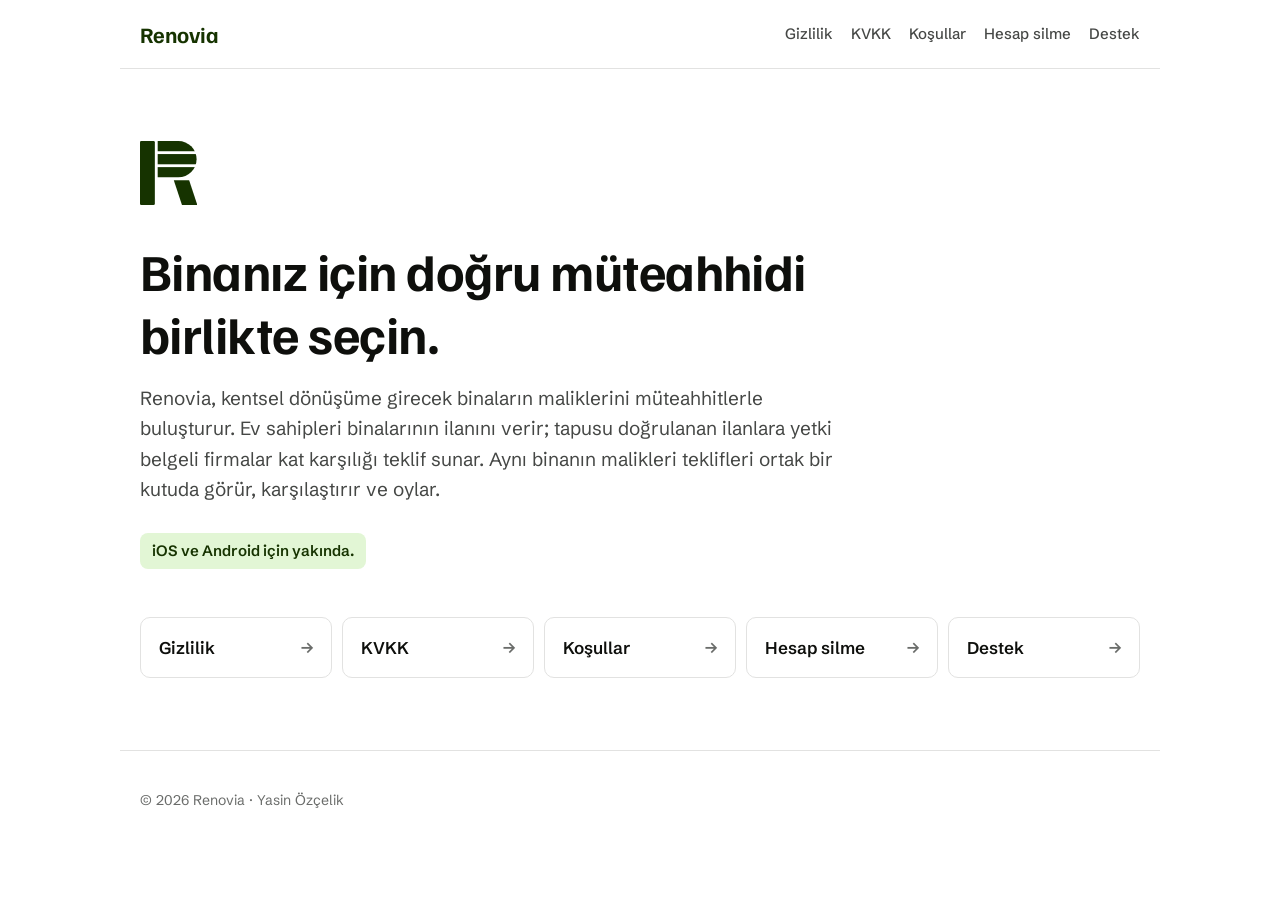
<file: index.html>
<!doctype html>
<html lang="tr">
<head>
<meta charset="utf-8">
<meta name="viewport" content="width=device-width, initial-scale=1">
<title>Renovia</title>
<meta name="description" content="Kentsel dönüşüme girecek binaların malikleri ile müteahhitleri buluşturan uygulama.">
<link rel="icon" href="favicon.svg" type="image/svg+xml">
<link rel="apple-touch-icon" href="apple-touch-icon.png">
<link rel="preconnect" href="https://fonts.googleapis.com">
<link rel="preconnect" href="https://fonts.gstatic.com" crossorigin>
<link href="https://fonts.googleapis.com/css2?family=Familjen+Grotesk:wght@600;700&family=Schibsted+Grotesk:wght@400;500;600&display=swap" rel="stylesheet">
<link rel="stylesheet" href="style.css">
</head>
<body>
<header class="top">
  <a class="brand" href="index.html">Renovia</a>
  <nav><a href="gizlilik.html">Gizlilik</a><a href="kvkk.html">KVKK</a><a href="kosullar.html">Koşullar</a><a href="hesap-silme.html">Hesap silme</a><a href="destek.html">Destek</a></nav>
</header>
<main>

<section class="hero">
  <div class="hero-mark"><svg xmlns="http://www.w3.org/2000/svg" viewBox="288 262 448 500" aria-hidden="true" class="mark">
  <defs><mask id="m" maskUnits="userSpaceOnUse" x="0" y="0" width="1024" height="1024"><rect width="1024" height="1024" fill="#fff"/><g fill="#000" transform="translate(0 0) scale(1)"><rect x="410" y="342" width="340" height="22"/><rect x="410" y="444" width="340" height="22"/></g></mask></defs>
  
  <g fill="currentColor" mask="url(#m)"><g transform="translate(0 0) scale(1)">
  <rect x="288" y="262" width="116" height="500" rx="10"/>
  <path d="M426 262 h162 a142 142 0 0 1 0 284 h-162 z"/>
  <path d="M552 568 h120 l64 194 h-120 z"/></g></g>
</svg></div>
  <h1>Binanız için doğru müteahhidi birlikte seçin.</h1>
  <p class="lead">Renovia, kentsel dönüşüme girecek binaların maliklerini müteahhitlerle buluşturur. Ev sahipleri
  binalarının ilanını verir; tapusu doğrulanan ilanlara yetki belgeli firmalar kat karşılığı teklif sunar.
  Aynı binanın malikleri teklifleri ortak bir kutuda görür, karşılaştırır ve oylar.</p>
  <p class="soon">iOS ve Android için yakında.</p>
</section>
<section class="links">
  <a class="link-card" href="gizlilik.html">Gizlilik<span aria-hidden="true">→</span></a><a class="link-card" href="kvkk.html">KVKK<span aria-hidden="true">→</span></a><a class="link-card" href="kosullar.html">Koşullar<span aria-hidden="true">→</span></a><a class="link-card" href="hesap-silme.html">Hesap silme<span aria-hidden="true">→</span></a><a class="link-card" href="destek.html">Destek<span aria-hidden="true">→</span></a>
</section>
</main>
<footer>
  <p>© 2026 Renovia · Yasin Özçelik</p>
</footer>
</body>
</html>
</file>
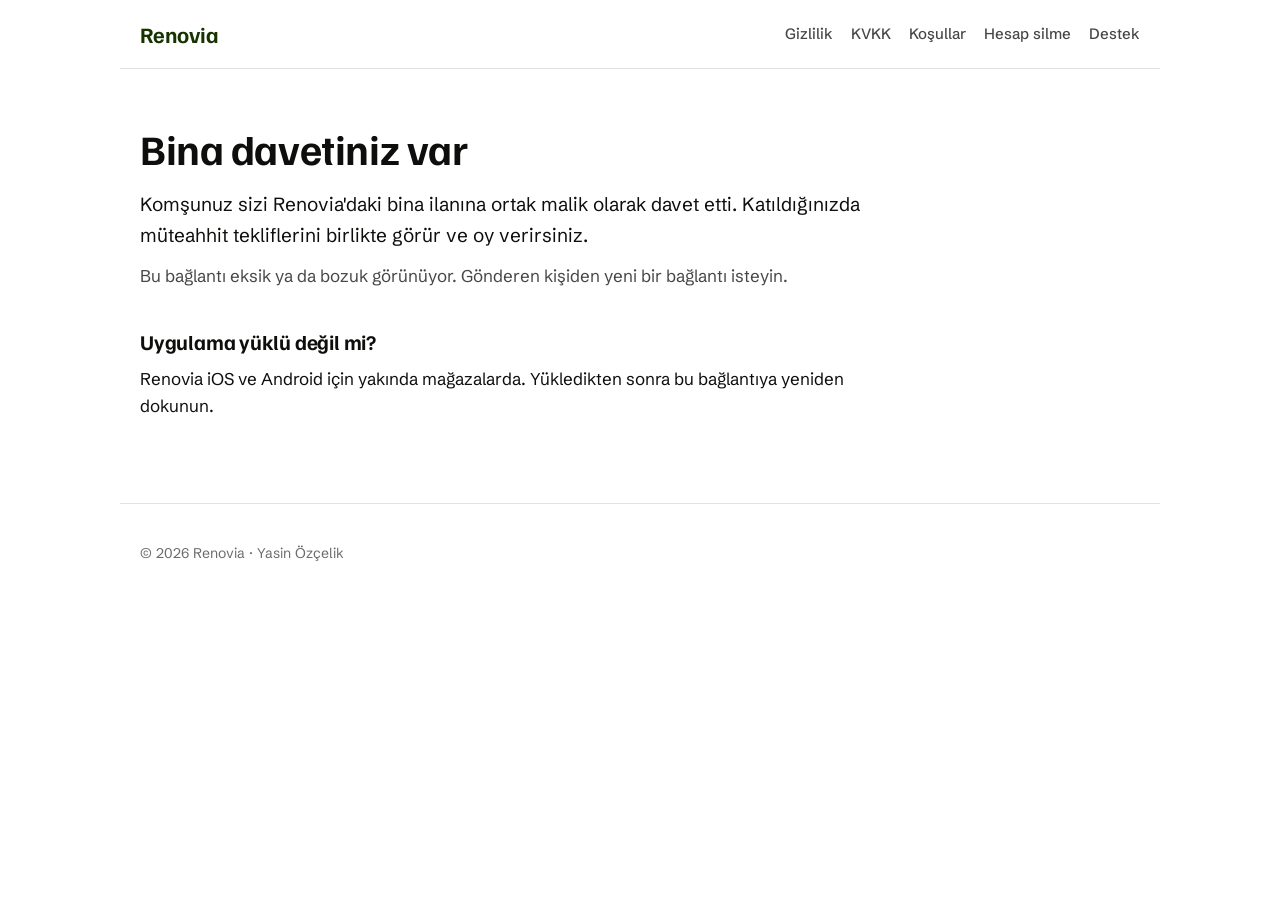
<file: davet.html>
<!doctype html>
<html lang="tr">
<head>
<meta charset="utf-8">
<meta name="viewport" content="width=device-width, initial-scale=1">
<title>Bina davetiniz var · Renovia</title>
<meta name="description" content="Komşunuz sizi Renovia'daki bina ilanına ortak malik olarak davet etti. Katıldığınızda müteahhit tekliflerini birlikte görür ve oy verirsiniz.">
<link rel="icon" href="favicon.svg" type="image/svg+xml">
<link rel="apple-touch-icon" href="apple-touch-icon.png">
<link rel="preconnect" href="https://fonts.googleapis.com">
<link rel="preconnect" href="https://fonts.gstatic.com" crossorigin>
<link href="https://fonts.googleapis.com/css2?family=Familjen+Grotesk:wght@600;700&family=Schibsted+Grotesk:wght@400;500;600&display=swap" rel="stylesheet">
<link rel="stylesheet" href="style.css">
</head>
<body>
<header class="top">
  <a class="brand" href="index.html">Renovia</a>
  <nav><a href="gizlilik.html">Gizlilik</a><a href="kvkk.html">KVKK</a><a href="kosullar.html">Koşullar</a><a href="hesap-silme.html">Hesap silme</a><a href="destek.html">Destek</a></nav>
</header>
<main>

<article class="doc handoff">
  <h1>Bina davetiniz var</h1>
  <p class="lead">Komşunuz sizi Renovia'daki bina ilanına ortak malik olarak davet etti. Katıldığınızda müteahhit tekliflerini birlikte görür ve oy verirsiniz.</p>
  <p><a class="button" id="open" href="#">Renovia'da Aç</a></p>
  <p class="meta" id="invalid" hidden>Bu bağlantı eksik ya da bozuk görünüyor. Gönderen kişiden yeni bir bağlantı isteyin.</p>
  <section><h2>Uygulama yüklü değil mi?</h2>
    <p>Renovia iOS ve Android için yakında mağazalarda. Yükledikten sonra bu bağlantıya yeniden dokunun.</p></section>
</article>
<script>
  (function () {
    var v = new URLSearchParams(location.search).get('k') || '';
    if (!/^[A-Za-z0-9]{6,12}$/.test(v)) {
      document.getElementById('open').hidden = true;
      document.getElementById('invalid').hidden = false;
      return;
    }
    var target = 'renovia://davet/' + encodeURIComponent(v);
    document.getElementById('open').href = target;
    location.href = target;
  })();
</script>
</main>
<footer>
  <p>© 2026 Renovia · Yasin Özçelik</p>
</footer>
</body>
</html>
</file>
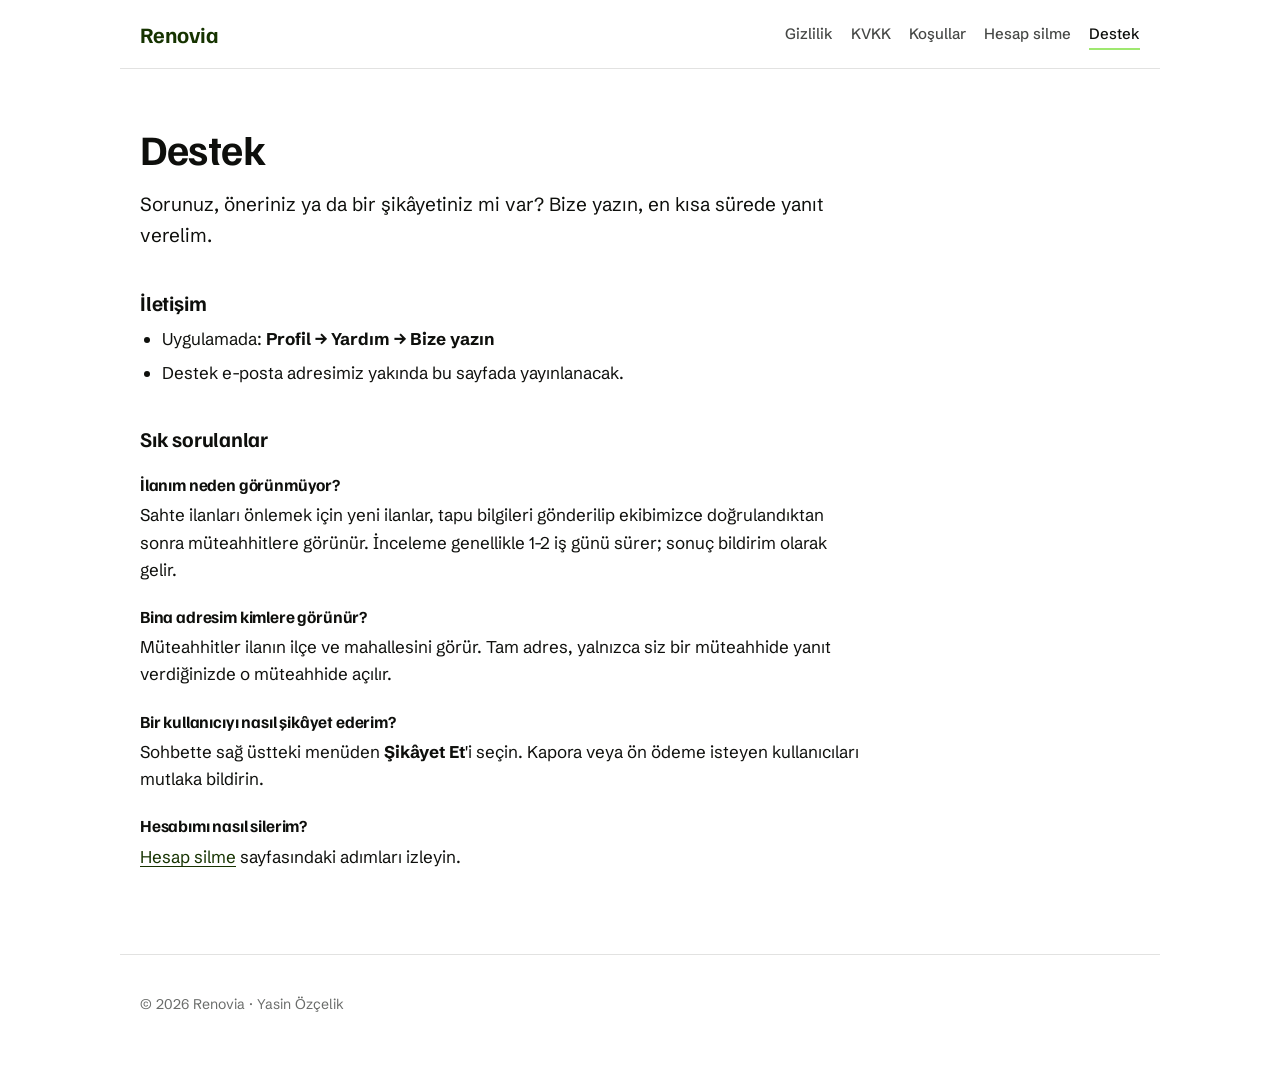
<file: destek.html>
<!doctype html>
<html lang="tr">
<head>
<meta charset="utf-8">
<meta name="viewport" content="width=device-width, initial-scale=1">
<title>Destek · Renovia</title>
<meta name="description" content="Renovia destek ve iletişim.">
<link rel="icon" href="favicon.svg" type="image/svg+xml">
<link rel="apple-touch-icon" href="apple-touch-icon.png">
<link rel="preconnect" href="https://fonts.googleapis.com">
<link rel="preconnect" href="https://fonts.gstatic.com" crossorigin>
<link href="https://fonts.googleapis.com/css2?family=Familjen+Grotesk:wght@600;700&family=Schibsted+Grotesk:wght@400;500;600&display=swap" rel="stylesheet">
<link rel="stylesheet" href="style.css">
</head>
<body>
<header class="top">
  <a class="brand" href="index.html">Renovia</a>
  <nav><a href="gizlilik.html">Gizlilik</a><a href="kvkk.html">KVKK</a><a href="kosullar.html">Koşullar</a><a href="hesap-silme.html">Hesap silme</a><a href="destek.html" aria-current="page">Destek</a></nav>
</header>
<main>

<article class="doc">
  <h1>Destek</h1>
  <p class="lead">Sorunuz, öneriniz ya da bir şikâyetiniz mi var? Bize yazın, en kısa sürede yanıt verelim.</p>
  <section><h2>İletişim</h2>
    <ul><li>Uygulamada: <b>Profil → Yardım → Bize yazın</b></li>
    <li>Destek e-posta adresimiz yakında bu sayfada yayınlanacak.</li></ul></section>
  <section><h2>Sık sorulanlar</h2>
    <h3>İlanım neden görünmüyor?</h3>
    <p>Sahte ilanları önlemek için yeni ilanlar, tapu bilgileri gönderilip ekibimizce doğrulandıktan sonra müteahhitlere
    görünür. İnceleme genellikle 1-2 iş günü sürer; sonuç bildirim olarak gelir.</p>
    <h3>Bina adresim kimlere görünür?</h3>
    <p>Müteahhitler ilanın ilçe ve mahallesini görür. Tam adres, yalnızca siz bir müteahhide yanıt verdiğinizde o müteahhide açılır.</p>
    <h3>Bir kullanıcıyı nasıl şikâyet ederim?</h3>
    <p>Sohbette sağ üstteki menüden <b>Şikâyet Et</b>'i seçin. Kapora veya ön ödeme isteyen kullanıcıları mutlaka bildirin.</p>
    <h3>Hesabımı nasıl silerim?</h3>
    <p><a href="hesap-silme.html">Hesap silme</a> sayfasındaki adımları izleyin.</p></section>
</article>
</main>
<footer>
  <p>© 2026 Renovia · Yasin Özçelik</p>
</footer>
</body>
</html>
</file>
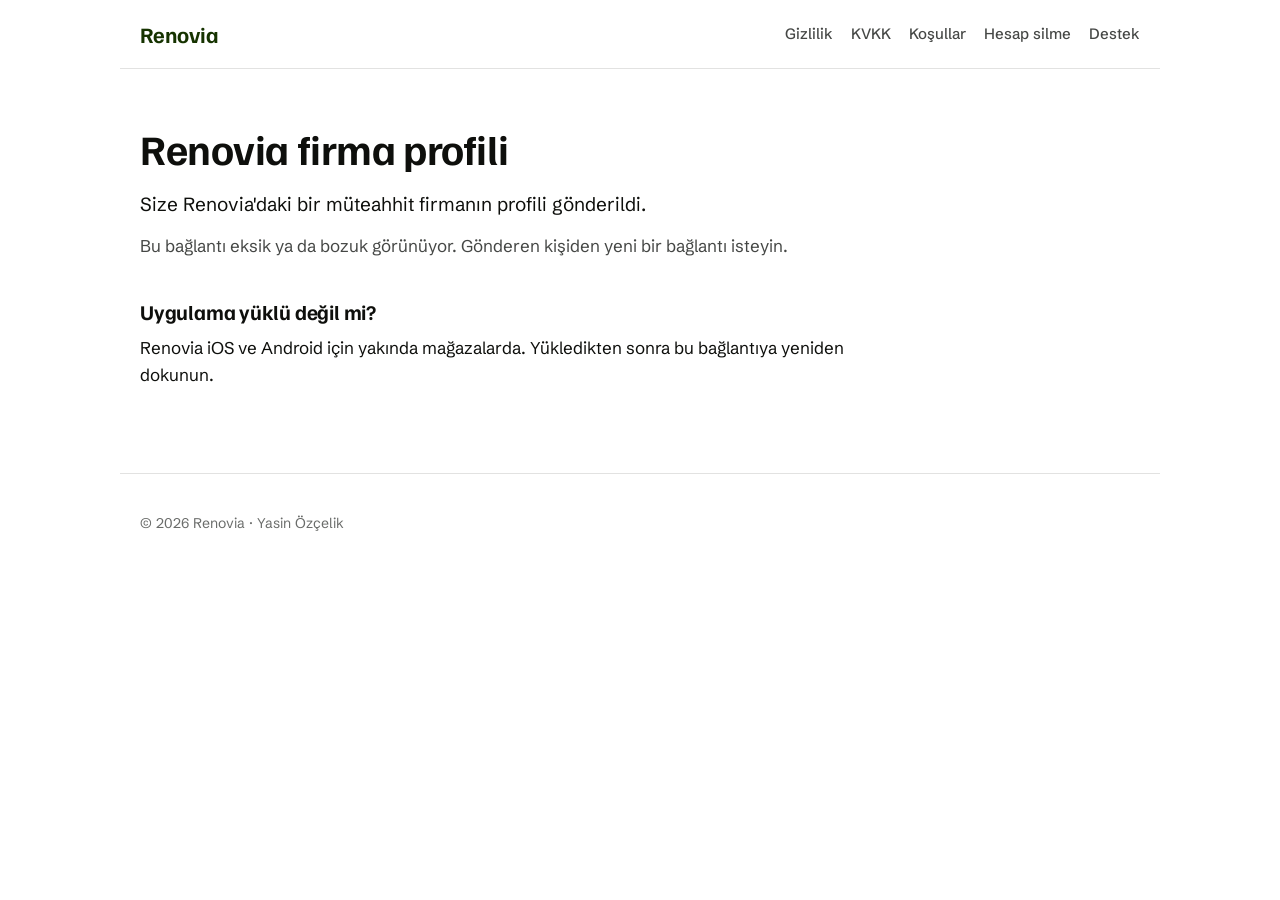
<file: firma.html>
<!doctype html>
<html lang="tr">
<head>
<meta charset="utf-8">
<meta name="viewport" content="width=device-width, initial-scale=1">
<title>Renovia firma profili · Renovia</title>
<meta name="description" content="Size Renovia'daki bir müteahhit firmanın profili gönderildi.">
<link rel="icon" href="favicon.svg" type="image/svg+xml">
<link rel="apple-touch-icon" href="apple-touch-icon.png">
<link rel="preconnect" href="https://fonts.googleapis.com">
<link rel="preconnect" href="https://fonts.gstatic.com" crossorigin>
<link href="https://fonts.googleapis.com/css2?family=Familjen+Grotesk:wght@600;700&family=Schibsted+Grotesk:wght@400;500;600&display=swap" rel="stylesheet">
<link rel="stylesheet" href="style.css">
</head>
<body>
<header class="top">
  <a class="brand" href="index.html">Renovia</a>
  <nav><a href="gizlilik.html">Gizlilik</a><a href="kvkk.html">KVKK</a><a href="kosullar.html">Koşullar</a><a href="hesap-silme.html">Hesap silme</a><a href="destek.html">Destek</a></nav>
</header>
<main>

<article class="doc handoff">
  <h1>Renovia firma profili</h1>
  <p class="lead">Size Renovia'daki bir müteahhit firmanın profili gönderildi.</p>
  <p><a class="button" id="open" href="#">Renovia'da Aç</a></p>
  <p class="meta" id="invalid" hidden>Bu bağlantı eksik ya da bozuk görünüyor. Gönderen kişiden yeni bir bağlantı isteyin.</p>
  <section><h2>Uygulama yüklü değil mi?</h2>
    <p>Renovia iOS ve Android için yakında mağazalarda. Yükledikten sonra bu bağlantıya yeniden dokunun.</p></section>
</article>
<script>
  (function () {
    var v = new URLSearchParams(location.search).get('id') || '';
    if (!/^[0-9a-fA-F-]{36}$/.test(v)) {
      document.getElementById('open').hidden = true;
      document.getElementById('invalid').hidden = false;
      return;
    }
    var target = 'renovia://firma/' + encodeURIComponent(v);
    document.getElementById('open').href = target;
    location.href = target;
  })();
</script>
</main>
<footer>
  <p>© 2026 Renovia · Yasin Özçelik</p>
</footer>
</body>
</html>
</file>
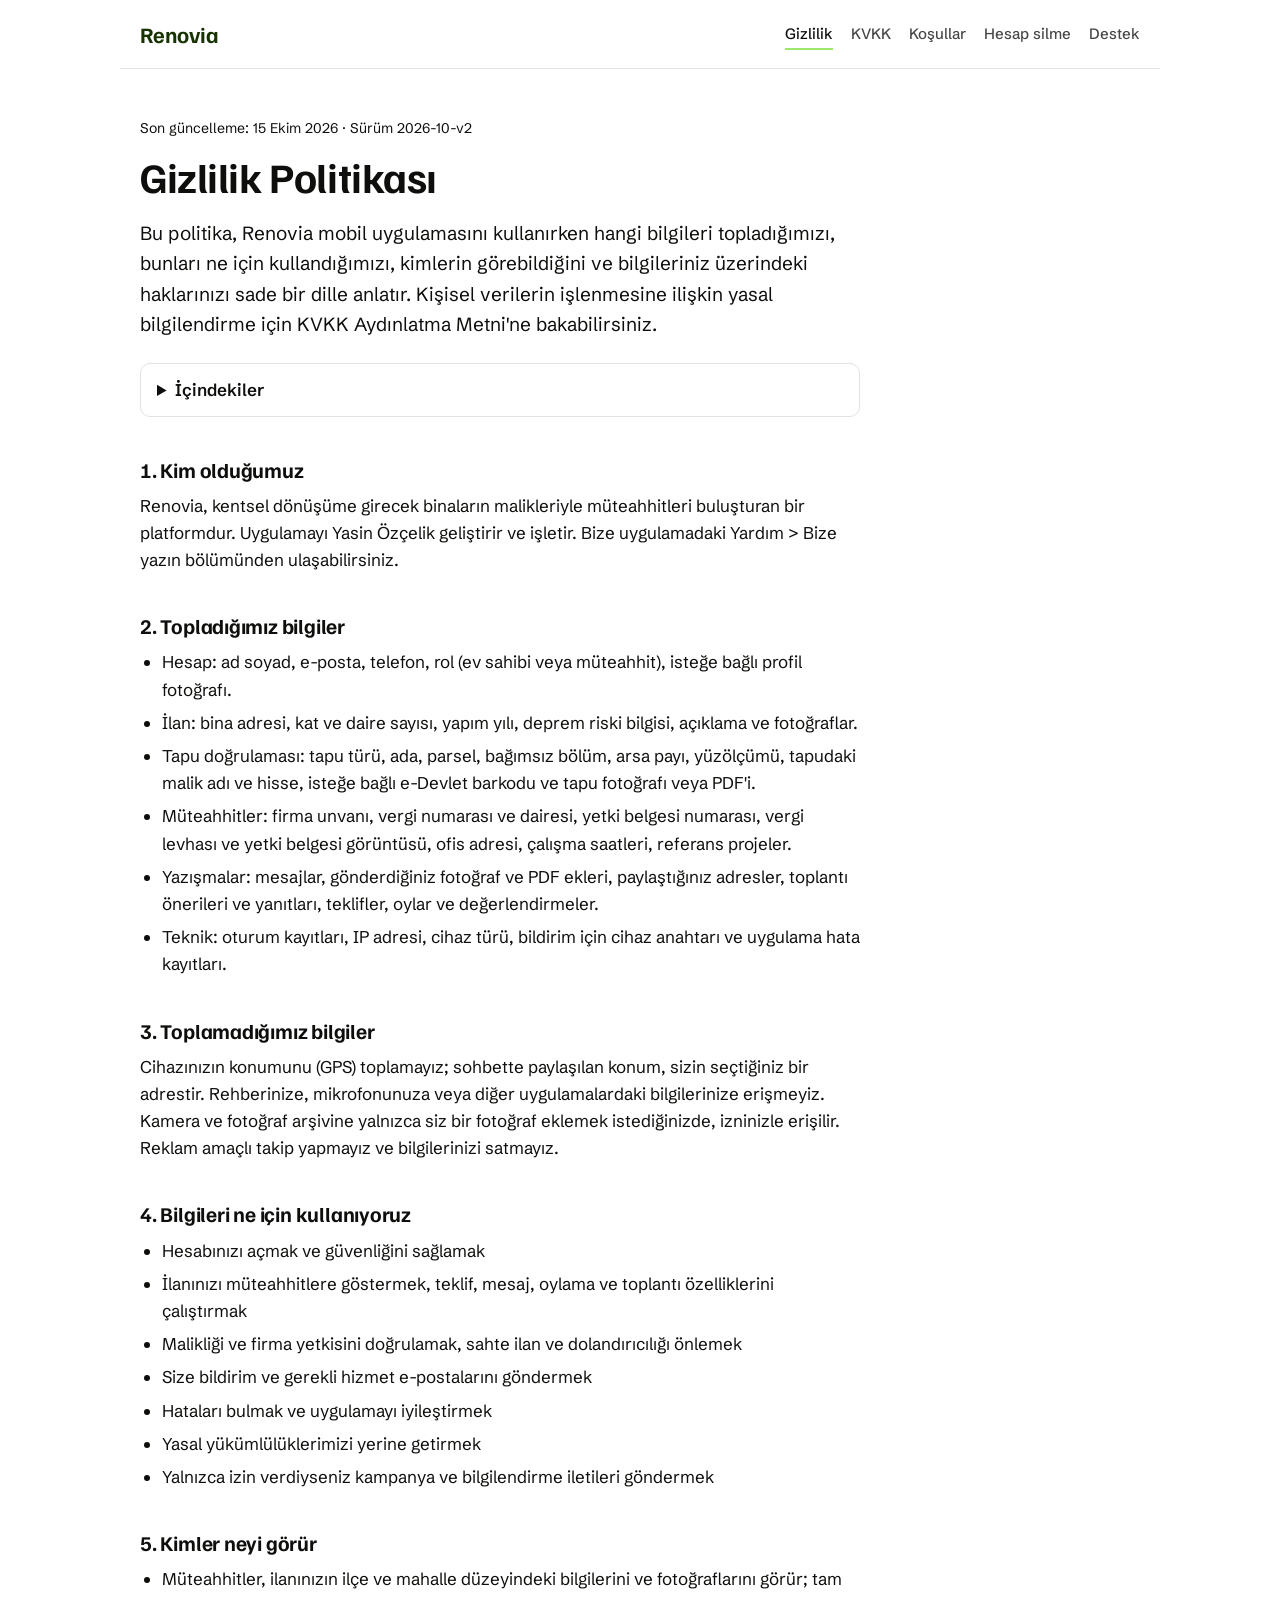
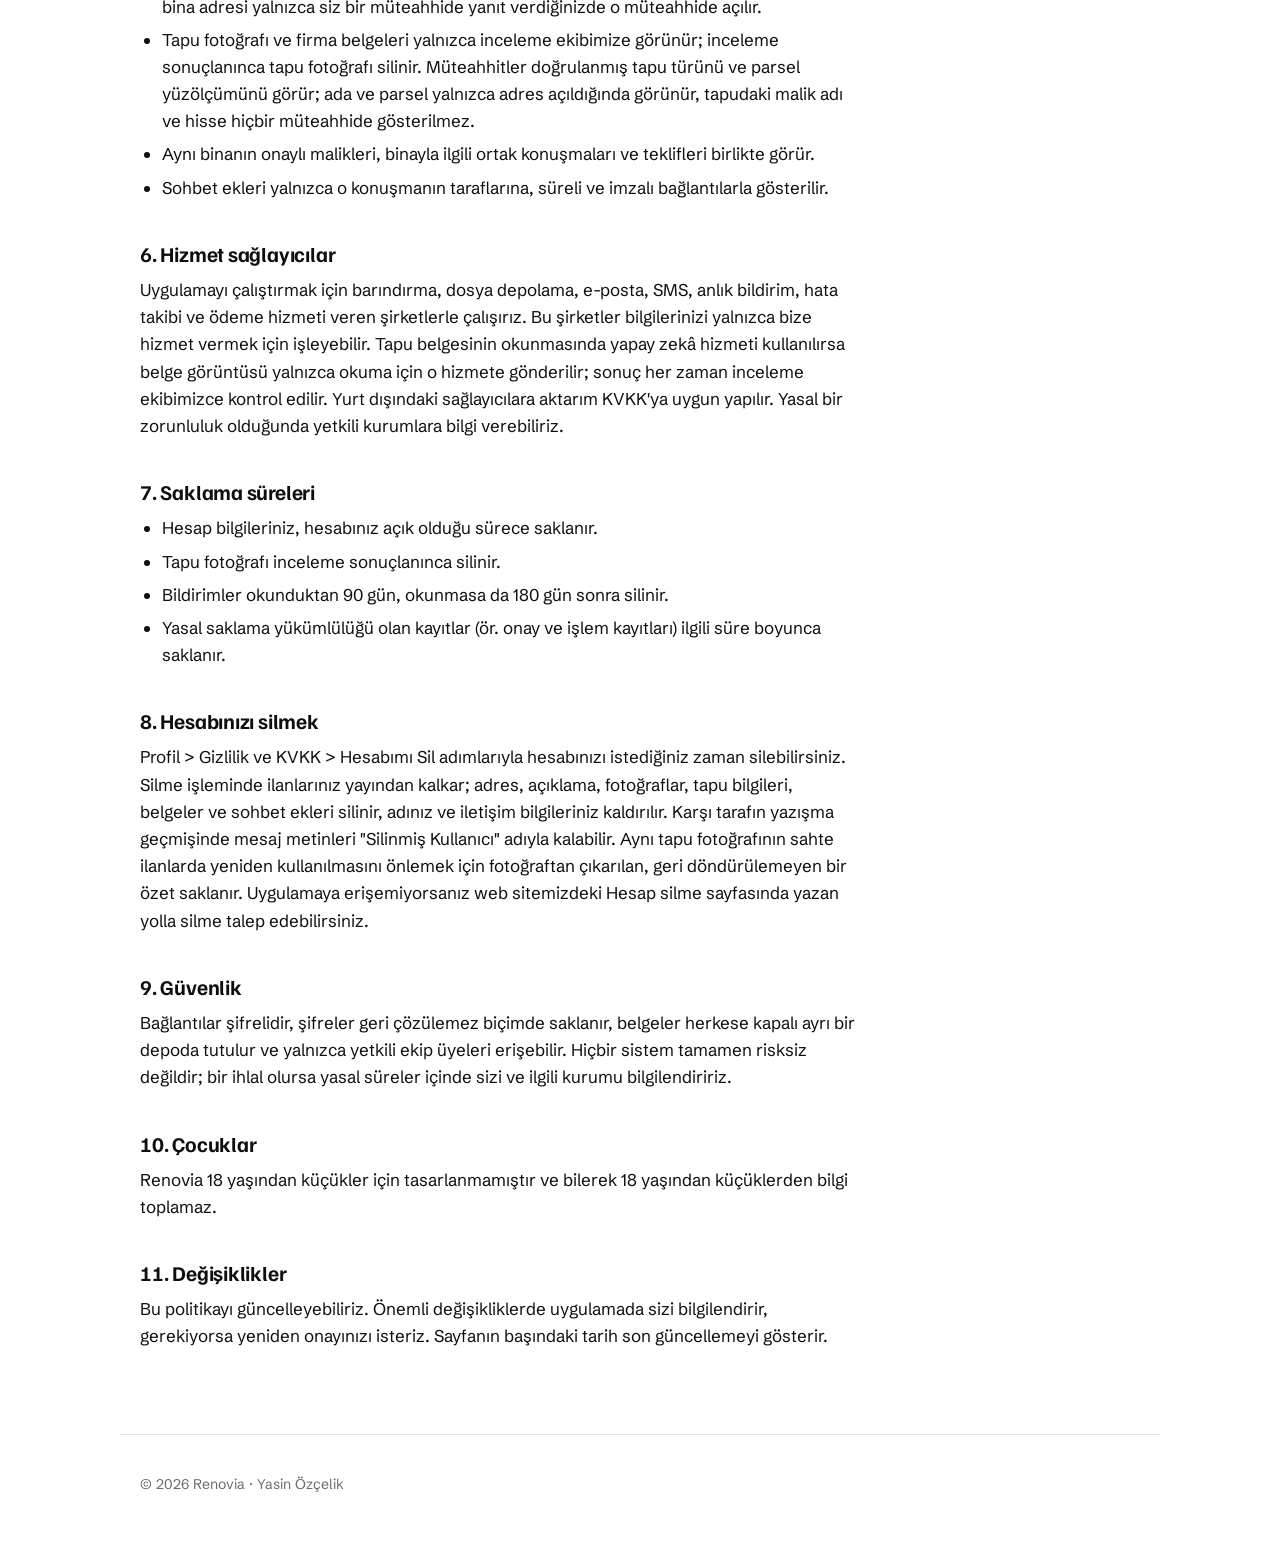
<file: gizlilik.html>
<!doctype html>
<html lang="tr">
<head>
<meta charset="utf-8">
<meta name="viewport" content="width=device-width, initial-scale=1">
<title>Gizlilik Politikası · Renovia</title>
<meta name="description" content="Renovia uygulamasının hangi bilgileri neden topladığı ve kimlerin görebildiği.">
<link rel="icon" href="favicon.svg" type="image/svg+xml">
<link rel="apple-touch-icon" href="apple-touch-icon.png">
<link rel="preconnect" href="https://fonts.googleapis.com">
<link rel="preconnect" href="https://fonts.gstatic.com" crossorigin>
<link href="https://fonts.googleapis.com/css2?family=Familjen+Grotesk:wght@600;700&family=Schibsted+Grotesk:wght@400;500;600&display=swap" rel="stylesheet">
<link rel="stylesheet" href="style.css">
</head>
<body>
<header class="top">
  <a class="brand" href="index.html">Renovia</a>
  <nav><a href="gizlilik.html" aria-current="page">Gizlilik</a><a href="kvkk.html">KVKK</a><a href="kosullar.html">Koşullar</a><a href="hesap-silme.html">Hesap silme</a><a href="destek.html">Destek</a></nav>
</header>
<main>

<article class="doc">
  <p class="eyebrow">Son güncelleme: 15 Ekim 2026 · Sürüm 2026-10-v2</p>
  <h1>Gizlilik Politikası</h1>
  <p class="lead">Bu politika, Renovia mobil uygulamasını kullanırken hangi bilgileri topladığımızı, bunları ne için kullandığımızı, kimlerin görebildiğini ve bilgileriniz üzerindeki haklarınızı sade bir dille anlatır. Kişisel verilerin işlenmesine ilişkin yasal bilgilendirme için KVKK Aydınlatma Metni'ne bakabilirsiniz.</p>
  <details class="toc"><summary>İçindekiler</summary><ol><li><a href="#b1">Kim olduğumuz</a></li><li><a href="#b2">Topladığımız bilgiler</a></li><li><a href="#b3">Toplamadığımız bilgiler</a></li><li><a href="#b4">Bilgileri ne için kullanıyoruz</a></li><li><a href="#b5">Kimler neyi görür</a></li><li><a href="#b6">Hizmet sağlayıcılar</a></li><li><a href="#b7">Saklama süreleri</a></li><li><a href="#b8">Hesabınızı silmek</a></li><li><a href="#b9">Güvenlik</a></li><li><a href="#b10">Çocuklar</a></li><li><a href="#b11">Değişiklikler</a></li></ol></details>
  <section id="b1"><h2>1. Kim olduğumuz</h2><p>Renovia, kentsel dönüşüme girecek binaların malikleriyle müteahhitleri buluşturan bir platformdur. Uygulamayı Yasin Özçelik geliştirir ve işletir. Bize uygulamadaki Yardım &gt; Bize yazın bölümünden ulaşabilirsiniz.</p></section>
<section id="b2"><h2>2. Topladığımız bilgiler</h2><ul><li>Hesap: ad soyad, e-posta, telefon, rol (ev sahibi veya müteahhit), isteğe bağlı profil fotoğrafı.</li><li>İlan: bina adresi, kat ve daire sayısı, yapım yılı, deprem riski bilgisi, açıklama ve fotoğraflar.</li><li>Tapu doğrulaması: tapu türü, ada, parsel, bağımsız bölüm, arsa payı, yüzölçümü, tapudaki malik adı ve hisse, isteğe bağlı e-Devlet barkodu ve tapu fotoğrafı veya PDF'i.</li><li>Müteahhitler: firma unvanı, vergi numarası ve dairesi, yetki belgesi numarası, vergi levhası ve yetki belgesi görüntüsü, ofis adresi, çalışma saatleri, referans projeler.</li><li>Yazışmalar: mesajlar, gönderdiğiniz fotoğraf ve PDF ekleri, paylaştığınız adresler, toplantı önerileri ve yanıtları, teklifler, oylar ve değerlendirmeler.</li><li>Teknik: oturum kayıtları, IP adresi, cihaz türü, bildirim için cihaz anahtarı ve uygulama hata kayıtları.</li></ul></section>
<section id="b3"><h2>3. Toplamadığımız bilgiler</h2><p>Cihazınızın konumunu (GPS) toplamayız; sohbette paylaşılan konum, sizin seçtiğiniz bir adrestir. Rehberinize, mikrofonunuza veya diğer uygulamalardaki bilgilerinize erişmeyiz. Kamera ve fotoğraf arşivine yalnızca siz bir fotoğraf eklemek istediğinizde, izninizle erişilir. Reklam amaçlı takip yapmayız ve bilgilerinizi satmayız.</p></section>
<section id="b4"><h2>4. Bilgileri ne için kullanıyoruz</h2><ul><li>Hesabınızı açmak ve güvenliğini sağlamak</li><li>İlanınızı müteahhitlere göstermek, teklif, mesaj, oylama ve toplantı özelliklerini çalıştırmak</li><li>Malikliği ve firma yetkisini doğrulamak, sahte ilan ve dolandırıcılığı önlemek</li><li>Size bildirim ve gerekli hizmet e-postalarını göndermek</li><li>Hataları bulmak ve uygulamayı iyileştirmek</li><li>Yasal yükümlülüklerimizi yerine getirmek</li><li>Yalnızca izin verdiyseniz kampanya ve bilgilendirme iletileri göndermek</li></ul></section>
<section id="b5"><h2>5. Kimler neyi görür</h2><ul><li>Müteahhitler, ilanınızın ilçe ve mahalle düzeyindeki bilgilerini ve fotoğraflarını görür; tam bina adresi yalnızca siz bir müteahhide yanıt verdiğinizde o müteahhide açılır.</li><li>Tapu fotoğrafı ve firma belgeleri yalnızca inceleme ekibimize görünür; inceleme sonuçlanınca tapu fotoğrafı silinir. Müteahhitler doğrulanmış tapu türünü ve parsel yüzölçümünü görür; ada ve parsel yalnızca adres açıldığında görünür, tapudaki malik adı ve hisse hiçbir müteahhide gösterilmez.</li><li>Aynı binanın onaylı malikleri, binayla ilgili ortak konuşmaları ve teklifleri birlikte görür.</li><li>Sohbet ekleri yalnızca o konuşmanın taraflarına, süreli ve imzalı bağlantılarla gösterilir.</li></ul></section>
<section id="b6"><h2>6. Hizmet sağlayıcılar</h2><p>Uygulamayı çalıştırmak için barındırma, dosya depolama, e-posta, SMS, anlık bildirim, hata takibi ve ödeme hizmeti veren şirketlerle çalışırız. Bu şirketler bilgilerinizi yalnızca bize hizmet vermek için işleyebilir. Tapu belgesinin okunmasında yapay zekâ hizmeti kullanılırsa belge görüntüsü yalnızca okuma için o hizmete gönderilir; sonuç her zaman inceleme ekibimizce kontrol edilir. Yurt dışındaki sağlayıcılara aktarım KVKK'ya uygun yapılır. Yasal bir zorunluluk olduğunda yetkili kurumlara bilgi verebiliriz.</p></section>
<section id="b7"><h2>7. Saklama süreleri</h2><ul><li>Hesap bilgileriniz, hesabınız açık olduğu sürece saklanır.</li><li>Tapu fotoğrafı inceleme sonuçlanınca silinir.</li><li>Bildirimler okunduktan 90 gün, okunmasa da 180 gün sonra silinir.</li><li>Yasal saklama yükümlülüğü olan kayıtlar (ör. onay ve işlem kayıtları) ilgili süre boyunca saklanır.</li></ul></section>
<section id="b8"><h2>8. Hesabınızı silmek</h2><p>Profil &gt; Gizlilik ve KVKK &gt; Hesabımı Sil adımlarıyla hesabınızı istediğiniz zaman silebilirsiniz. Silme işleminde ilanlarınız yayından kalkar; adres, açıklama, fotoğraflar, tapu bilgileri, belgeler ve sohbet ekleri silinir, adınız ve iletişim bilgileriniz kaldırılır. Karşı tarafın yazışma geçmişinde mesaj metinleri &quot;Silinmiş Kullanıcı&quot; adıyla kalabilir. Aynı tapu fotoğrafının sahte ilanlarda yeniden kullanılmasını önlemek için fotoğraftan çıkarılan, geri döndürülemeyen bir özet saklanır. Uygulamaya erişemiyorsanız web sitemizdeki Hesap silme sayfasında yazan yolla silme talep edebilirsiniz.</p></section>
<section id="b9"><h2>9. Güvenlik</h2><p>Bağlantılar şifrelidir, şifreler geri çözülemez biçimde saklanır, belgeler herkese kapalı ayrı bir depoda tutulur ve yalnızca yetkili ekip üyeleri erişebilir. Hiçbir sistem tamamen risksiz değildir; bir ihlal olursa yasal süreler içinde sizi ve ilgili kurumu bilgilendiririz.</p></section>
<section id="b10"><h2>10. Çocuklar</h2><p>Renovia 18 yaşından küçükler için tasarlanmamıştır ve bilerek 18 yaşından küçüklerden bilgi toplamaz.</p></section>
<section id="b11"><h2>11. Değişiklikler</h2><p>Bu politikayı güncelleyebiliriz. Önemli değişikliklerde uygulamada sizi bilgilendirir, gerekiyorsa yeniden onayınızı isteriz. Sayfanın başındaki tarih son güncellemeyi gösterir.</p></section>
</article>
</main>
<footer>
  <p>© 2026 Renovia · Yasin Özçelik</p>
</footer>
</body>
</html>
</file>
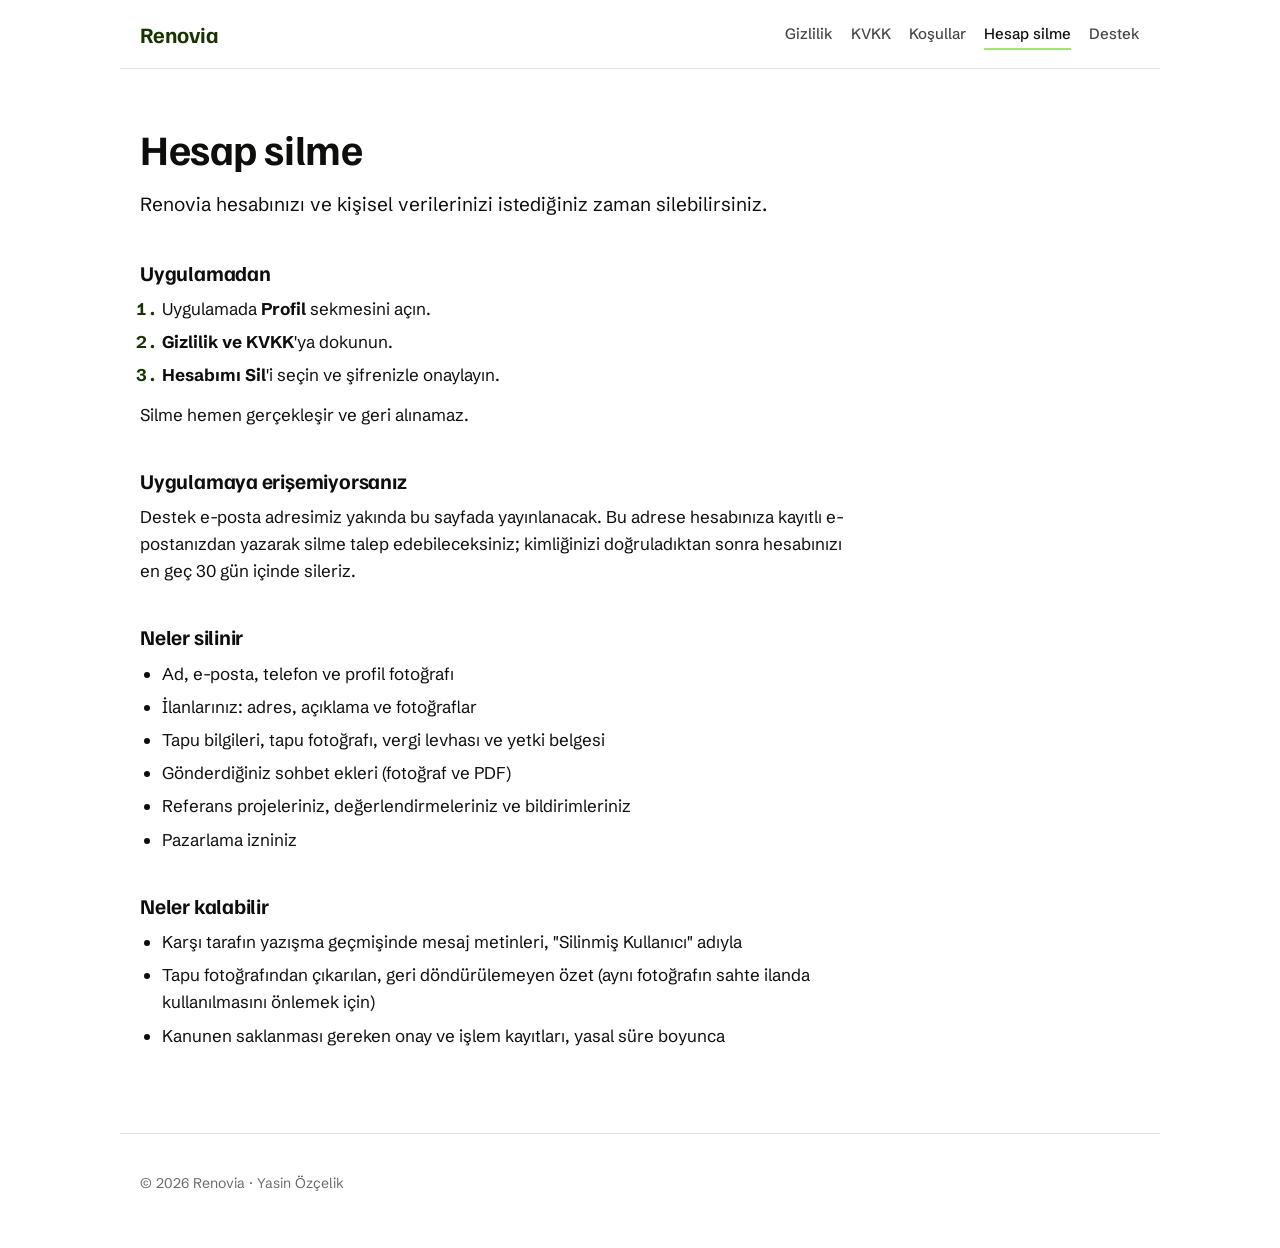
<file: hesap-silme.html>
<!doctype html>
<html lang="tr">
<head>
<meta charset="utf-8">
<meta name="viewport" content="width=device-width, initial-scale=1">
<title>Hesap silme · Renovia</title>
<meta name="description" content="Renovia hesabınızı ve verilerinizi nasıl silersiniz.">
<link rel="icon" href="favicon.svg" type="image/svg+xml">
<link rel="apple-touch-icon" href="apple-touch-icon.png">
<link rel="preconnect" href="https://fonts.googleapis.com">
<link rel="preconnect" href="https://fonts.gstatic.com" crossorigin>
<link href="https://fonts.googleapis.com/css2?family=Familjen+Grotesk:wght@600;700&family=Schibsted+Grotesk:wght@400;500;600&display=swap" rel="stylesheet">
<link rel="stylesheet" href="style.css">
</head>
<body>
<header class="top">
  <a class="brand" href="index.html">Renovia</a>
  <nav><a href="gizlilik.html">Gizlilik</a><a href="kvkk.html">KVKK</a><a href="kosullar.html">Koşullar</a><a href="hesap-silme.html" aria-current="page">Hesap silme</a><a href="destek.html">Destek</a></nav>
</header>
<main>

<article class="doc">
  <h1>Hesap silme</h1>
  <p class="lead">Renovia hesabınızı ve kişisel verilerinizi istediğiniz zaman silebilirsiniz.</p>
  <section><h2>Uygulamadan</h2>
    <ol class="steps"><li>Uygulamada <b>Profil</b> sekmesini açın.</li><li><b>Gizlilik ve KVKK</b>'ya dokunun.</li>
    <li><b>Hesabımı Sil</b>'i seçin ve şifrenizle onaylayın.</li></ol>
    <p>Silme hemen gerçekleşir ve geri alınamaz.</p></section>
  <section><h2>Uygulamaya erişemiyorsanız</h2>
    <p>Destek e-posta adresimiz yakında bu sayfada yayınlanacak. Bu adrese hesabınıza kayıtlı e-postanızdan yazarak silme talep edebileceksiniz; kimliğinizi doğruladıktan sonra hesabınızı en geç 30 gün içinde sileriz.</p></section>
  <section><h2>Neler silinir</h2>
    <ul><li>Ad, e-posta, telefon ve profil fotoğrafı</li><li>İlanlarınız: adres, açıklama ve fotoğraflar</li>
    <li>Tapu bilgileri, tapu fotoğrafı, vergi levhası ve yetki belgesi</li><li>Gönderdiğiniz sohbet ekleri (fotoğraf ve PDF)</li>
    <li>Referans projeleriniz, değerlendirmeleriniz ve bildirimleriniz</li><li>Pazarlama izniniz</li></ul></section>
  <section><h2>Neler kalabilir</h2>
    <ul><li>Karşı tarafın yazışma geçmişinde mesaj metinleri, "Silinmiş Kullanıcı" adıyla</li>
    <li>Tapu fotoğrafından çıkarılan, geri döndürülemeyen özet (aynı fotoğrafın sahte ilanda kullanılmasını önlemek için)</li>
    <li>Kanunen saklanması gereken onay ve işlem kayıtları, yasal süre boyunca</li></ul></section>
</article>
</main>
<footer>
  <p>© 2026 Renovia · Yasin Özçelik</p>
</footer>
</body>
</html>
</file>
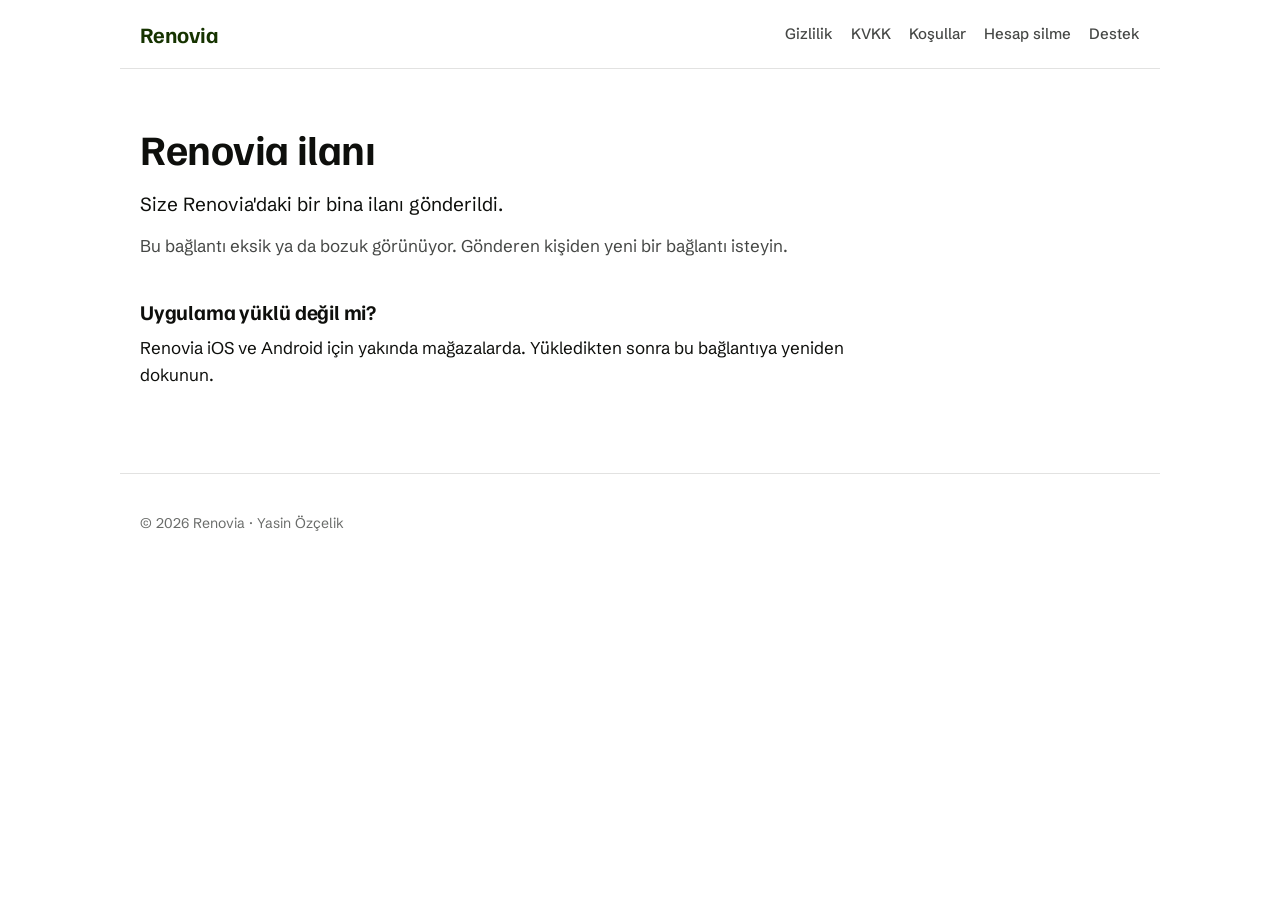
<file: ilan.html>
<!doctype html>
<html lang="tr">
<head>
<meta charset="utf-8">
<meta name="viewport" content="width=device-width, initial-scale=1">
<title>Renovia ilanı · Renovia</title>
<meta name="description" content="Size Renovia'daki bir bina ilanı gönderildi.">
<link rel="icon" href="favicon.svg" type="image/svg+xml">
<link rel="apple-touch-icon" href="apple-touch-icon.png">
<link rel="preconnect" href="https://fonts.googleapis.com">
<link rel="preconnect" href="https://fonts.gstatic.com" crossorigin>
<link href="https://fonts.googleapis.com/css2?family=Familjen+Grotesk:wght@600;700&family=Schibsted+Grotesk:wght@400;500;600&display=swap" rel="stylesheet">
<link rel="stylesheet" href="style.css">
</head>
<body>
<header class="top">
  <a class="brand" href="index.html">Renovia</a>
  <nav><a href="gizlilik.html">Gizlilik</a><a href="kvkk.html">KVKK</a><a href="kosullar.html">Koşullar</a><a href="hesap-silme.html">Hesap silme</a><a href="destek.html">Destek</a></nav>
</header>
<main>

<article class="doc handoff">
  <h1>Renovia ilanı</h1>
  <p class="lead">Size Renovia'daki bir bina ilanı gönderildi.</p>
  <p><a class="button" id="open" href="#">Renovia'da Aç</a></p>
  <p class="meta" id="invalid" hidden>Bu bağlantı eksik ya da bozuk görünüyor. Gönderen kişiden yeni bir bağlantı isteyin.</p>
  <section><h2>Uygulama yüklü değil mi?</h2>
    <p>Renovia iOS ve Android için yakında mağazalarda. Yükledikten sonra bu bağlantıya yeniden dokunun.</p></section>
</article>
<script>
  (function () {
    var v = new URLSearchParams(location.search).get('id') || '';
    if (!/^[0-9a-fA-F-]{36}$/.test(v)) {
      document.getElementById('open').hidden = true;
      document.getElementById('invalid').hidden = false;
      return;
    }
    var target = 'renovia://ilan/' + encodeURIComponent(v);
    document.getElementById('open').href = target;
    location.href = target;
  })();
</script>
</main>
<footer>
  <p>© 2026 Renovia · Yasin Özçelik</p>
</footer>
</body>
</html>
</file>
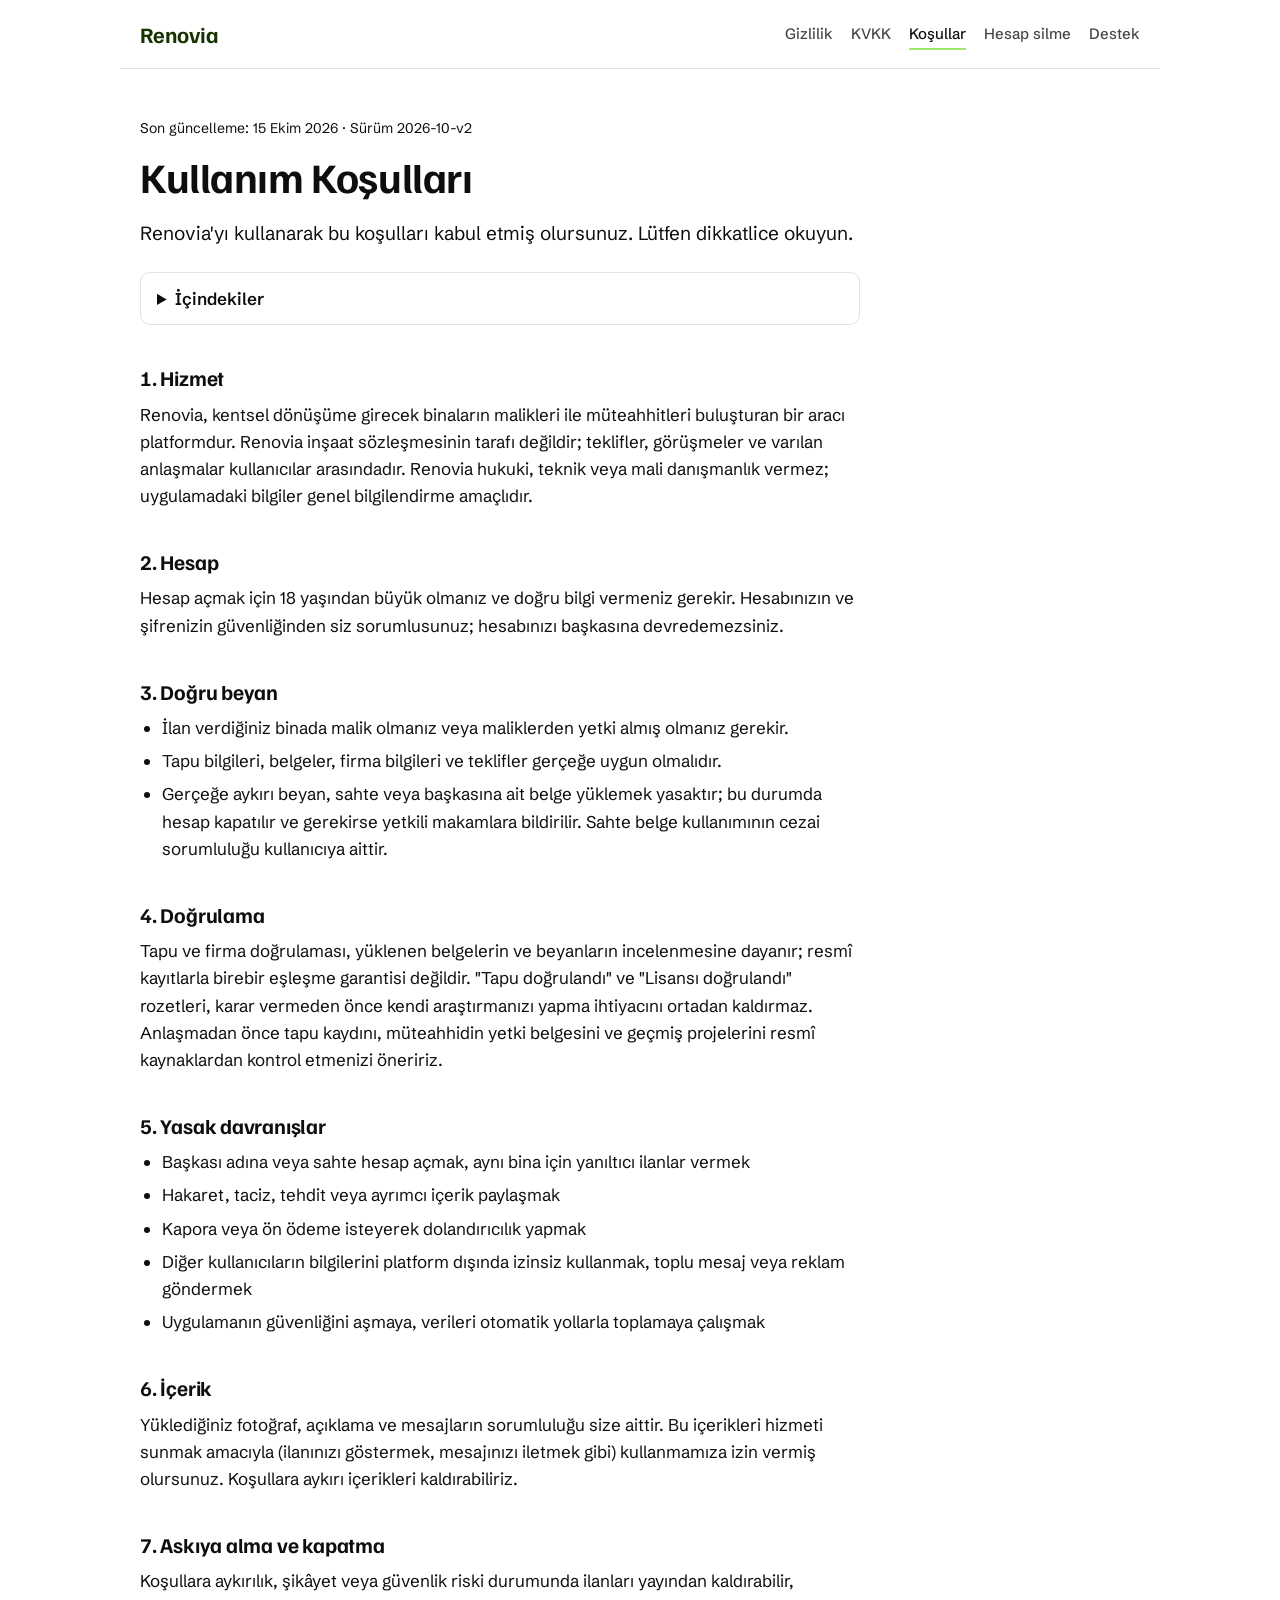
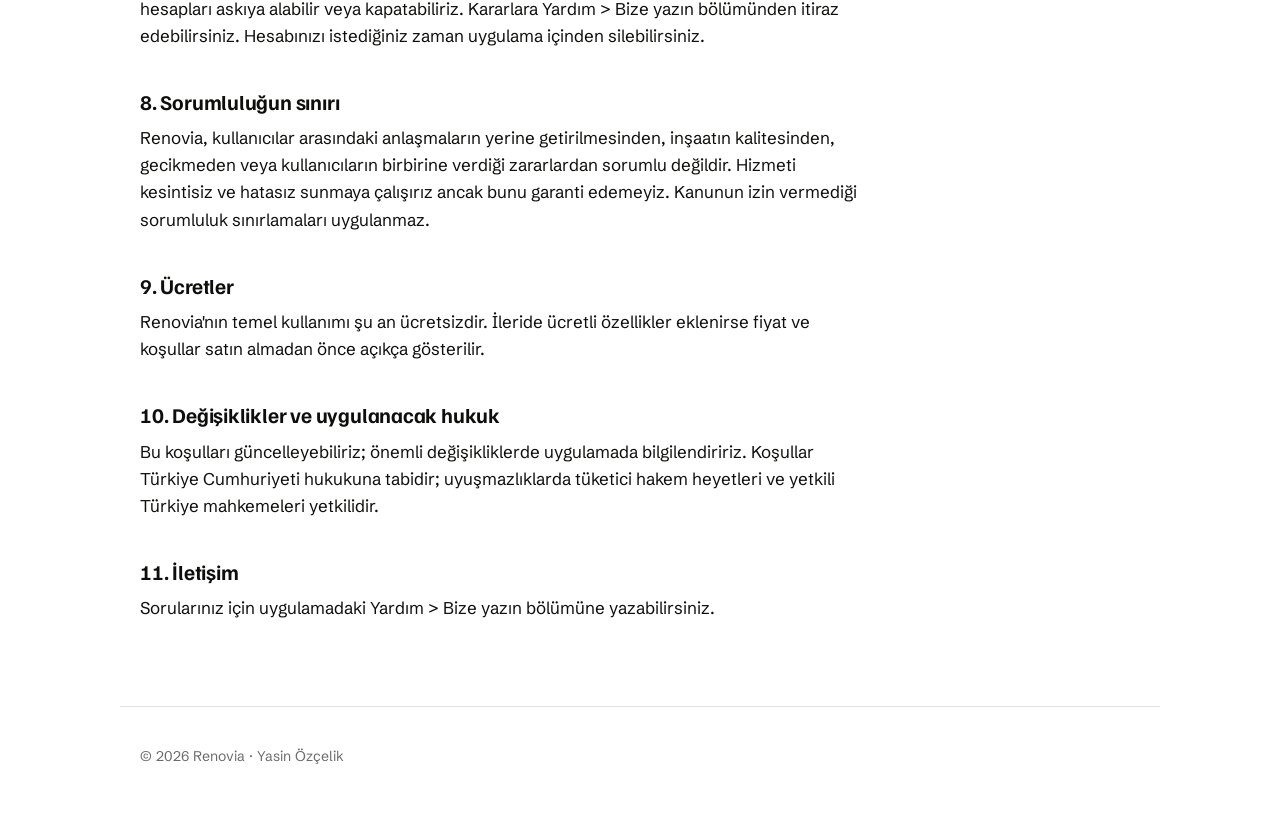
<file: kosullar.html>
<!doctype html>
<html lang="tr">
<head>
<meta charset="utf-8">
<meta name="viewport" content="width=device-width, initial-scale=1">
<title>Kullanım Koşulları · Renovia</title>
<meta name="description" content="Renovia kullanım koşulları.">
<link rel="icon" href="favicon.svg" type="image/svg+xml">
<link rel="apple-touch-icon" href="apple-touch-icon.png">
<link rel="preconnect" href="https://fonts.googleapis.com">
<link rel="preconnect" href="https://fonts.gstatic.com" crossorigin>
<link href="https://fonts.googleapis.com/css2?family=Familjen+Grotesk:wght@600;700&family=Schibsted+Grotesk:wght@400;500;600&display=swap" rel="stylesheet">
<link rel="stylesheet" href="style.css">
</head>
<body>
<header class="top">
  <a class="brand" href="index.html">Renovia</a>
  <nav><a href="gizlilik.html">Gizlilik</a><a href="kvkk.html">KVKK</a><a href="kosullar.html" aria-current="page">Koşullar</a><a href="hesap-silme.html">Hesap silme</a><a href="destek.html">Destek</a></nav>
</header>
<main>

<article class="doc">
  <p class="eyebrow">Son güncelleme: 15 Ekim 2026 · Sürüm 2026-10-v2</p>
  <h1>Kullanım Koşulları</h1>
  <p class="lead">Renovia'yı kullanarak bu koşulları kabul etmiş olursunuz. Lütfen dikkatlice okuyun.</p>
  <details class="toc"><summary>İçindekiler</summary><ol><li><a href="#b1">Hizmet</a></li><li><a href="#b2">Hesap</a></li><li><a href="#b3">Doğru beyan</a></li><li><a href="#b4">Doğrulama</a></li><li><a href="#b5">Yasak davranışlar</a></li><li><a href="#b6">İçerik</a></li><li><a href="#b7">Askıya alma ve kapatma</a></li><li><a href="#b8">Sorumluluğun sınırı</a></li><li><a href="#b9">Ücretler</a></li><li><a href="#b10">Değişiklikler ve uygulanacak hukuk</a></li><li><a href="#b11">İletişim</a></li></ol></details>
  <section id="b1"><h2>1. Hizmet</h2><p>Renovia, kentsel dönüşüme girecek binaların malikleri ile müteahhitleri buluşturan bir aracı platformdur. Renovia inşaat sözleşmesinin tarafı değildir; teklifler, görüşmeler ve varılan anlaşmalar kullanıcılar arasındadır. Renovia hukuki, teknik veya mali danışmanlık vermez; uygulamadaki bilgiler genel bilgilendirme amaçlıdır.</p></section>
<section id="b2"><h2>2. Hesap</h2><p>Hesap açmak için 18 yaşından büyük olmanız ve doğru bilgi vermeniz gerekir. Hesabınızın ve şifrenizin güvenliğinden siz sorumlusunuz; hesabınızı başkasına devredemezsiniz.</p></section>
<section id="b3"><h2>3. Doğru beyan</h2><ul><li>İlan verdiğiniz binada malik olmanız veya maliklerden yetki almış olmanız gerekir.</li><li>Tapu bilgileri, belgeler, firma bilgileri ve teklifler gerçeğe uygun olmalıdır.</li><li>Gerçeğe aykırı beyan, sahte veya başkasına ait belge yüklemek yasaktır; bu durumda hesap kapatılır ve gerekirse yetkili makamlara bildirilir. Sahte belge kullanımının cezai sorumluluğu kullanıcıya aittir.</li></ul></section>
<section id="b4"><h2>4. Doğrulama</h2><p>Tapu ve firma doğrulaması, yüklenen belgelerin ve beyanların incelenmesine dayanır; resmî kayıtlarla birebir eşleşme garantisi değildir. &quot;Tapu doğrulandı&quot; ve &quot;Lisansı doğrulandı&quot; rozetleri, karar vermeden önce kendi araştırmanızı yapma ihtiyacını ortadan kaldırmaz. Anlaşmadan önce tapu kaydını, müteahhidin yetki belgesini ve geçmiş projelerini resmî kaynaklardan kontrol etmenizi öneririz.</p></section>
<section id="b5"><h2>5. Yasak davranışlar</h2><ul><li>Başkası adına veya sahte hesap açmak, aynı bina için yanıltıcı ilanlar vermek</li><li>Hakaret, taciz, tehdit veya ayrımcı içerik paylaşmak</li><li>Kapora veya ön ödeme isteyerek dolandırıcılık yapmak</li><li>Diğer kullanıcıların bilgilerini platform dışında izinsiz kullanmak, toplu mesaj veya reklam göndermek</li><li>Uygulamanın güvenliğini aşmaya, verileri otomatik yollarla toplamaya çalışmak</li></ul></section>
<section id="b6"><h2>6. İçerik</h2><p>Yüklediğiniz fotoğraf, açıklama ve mesajların sorumluluğu size aittir. Bu içerikleri hizmeti sunmak amacıyla (ilanınızı göstermek, mesajınızı iletmek gibi) kullanmamıza izin vermiş olursunuz. Koşullara aykırı içerikleri kaldırabiliriz.</p></section>
<section id="b7"><h2>7. Askıya alma ve kapatma</h2><p>Koşullara aykırılık, şikâyet veya güvenlik riski durumunda ilanları yayından kaldırabilir, hesapları askıya alabilir veya kapatabiliriz. Kararlara Yardım &gt; Bize yazın bölümünden itiraz edebilirsiniz. Hesabınızı istediğiniz zaman uygulama içinden silebilirsiniz.</p></section>
<section id="b8"><h2>8. Sorumluluğun sınırı</h2><p>Renovia, kullanıcılar arasındaki anlaşmaların yerine getirilmesinden, inşaatın kalitesinden, gecikmeden veya kullanıcıların birbirine verdiği zararlardan sorumlu değildir. Hizmeti kesintisiz ve hatasız sunmaya çalışırız ancak bunu garanti edemeyiz. Kanunun izin vermediği sorumluluk sınırlamaları uygulanmaz.</p></section>
<section id="b9"><h2>9. Ücretler</h2><p>Renovia'nın temel kullanımı şu an ücretsizdir. İleride ücretli özellikler eklenirse fiyat ve koşullar satın almadan önce açıkça gösterilir.</p></section>
<section id="b10"><h2>10. Değişiklikler ve uygulanacak hukuk</h2><p>Bu koşulları güncelleyebiliriz; önemli değişikliklerde uygulamada bilgilendiririz. Koşullar Türkiye Cumhuriyeti hukukuna tabidir; uyuşmazlıklarda tüketici hakem heyetleri ve yetkili Türkiye mahkemeleri yetkilidir.</p></section>
<section id="b11"><h2>11. İletişim</h2><p>Sorularınız için uygulamadaki Yardım &gt; Bize yazın bölümüne yazabilirsiniz.</p></section>
</article>
</main>
<footer>
  <p>© 2026 Renovia · Yasin Özçelik</p>
</footer>
</body>
</html>
</file>
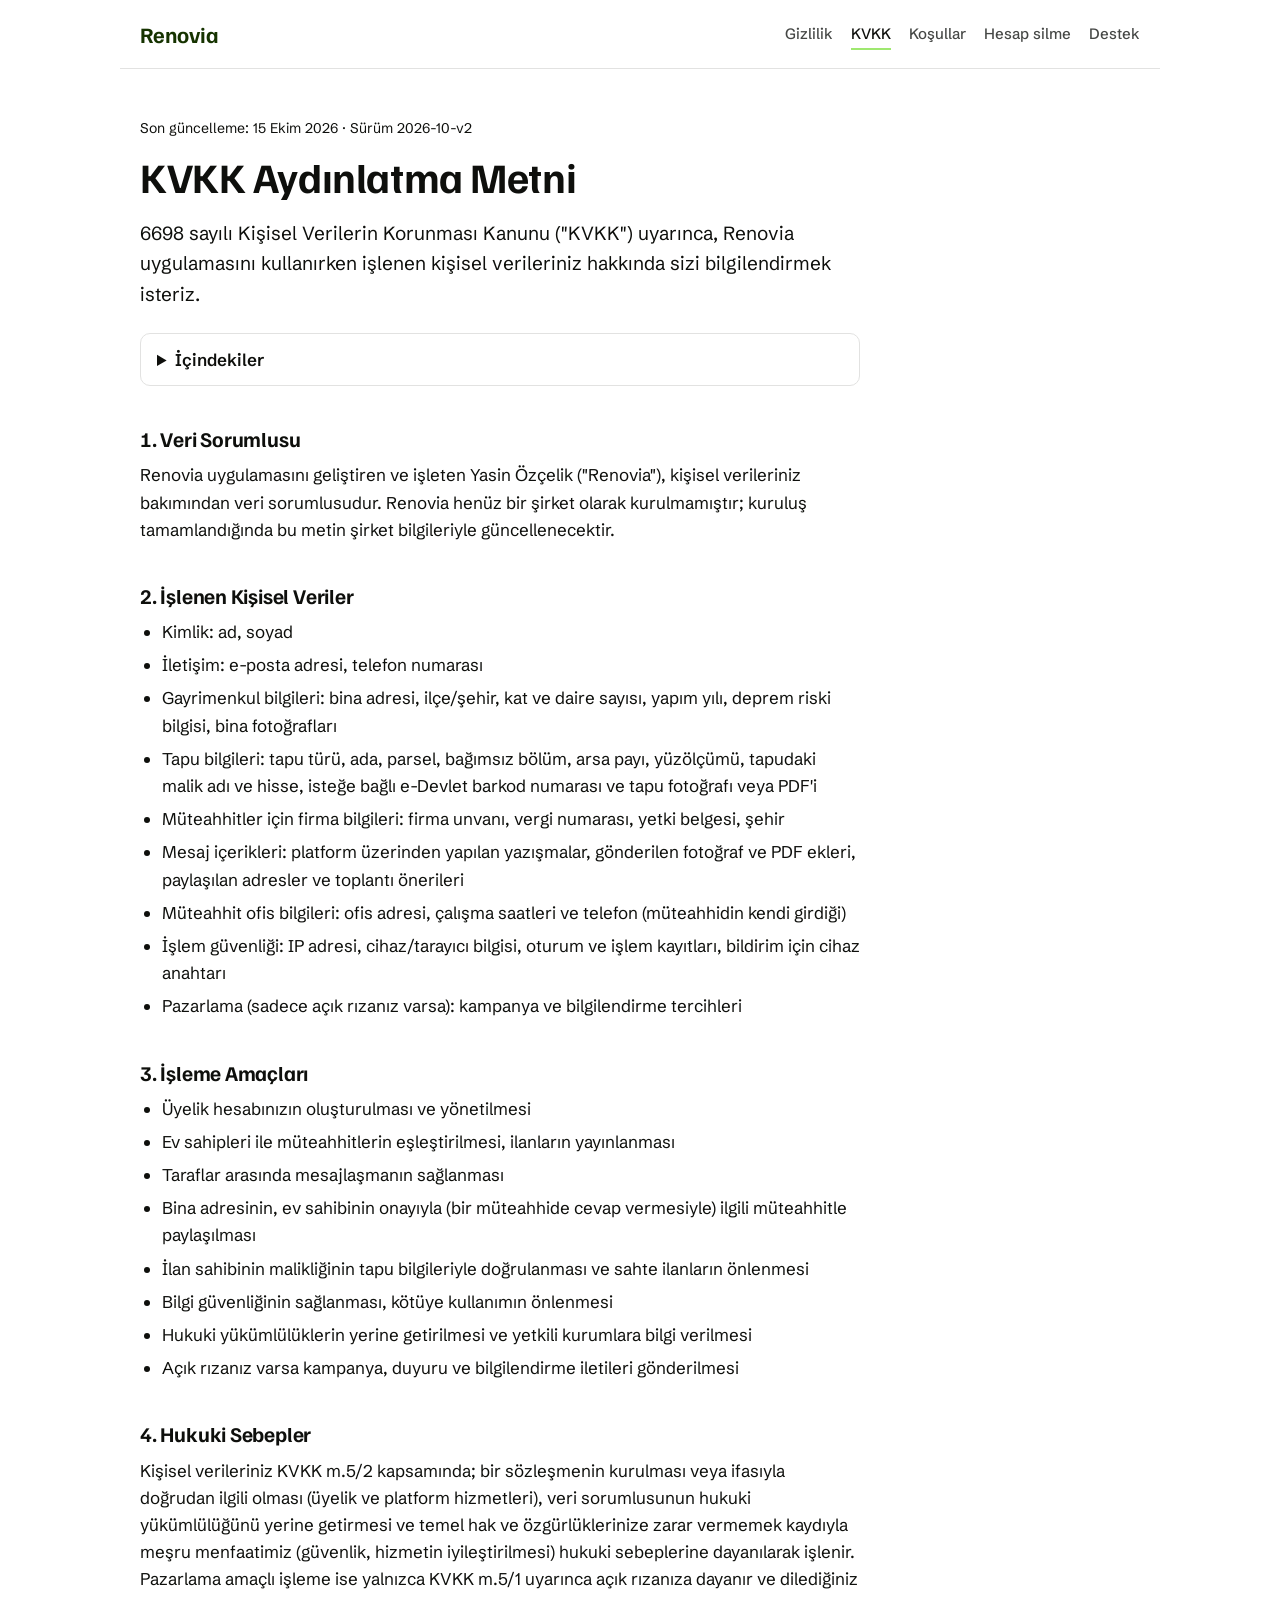
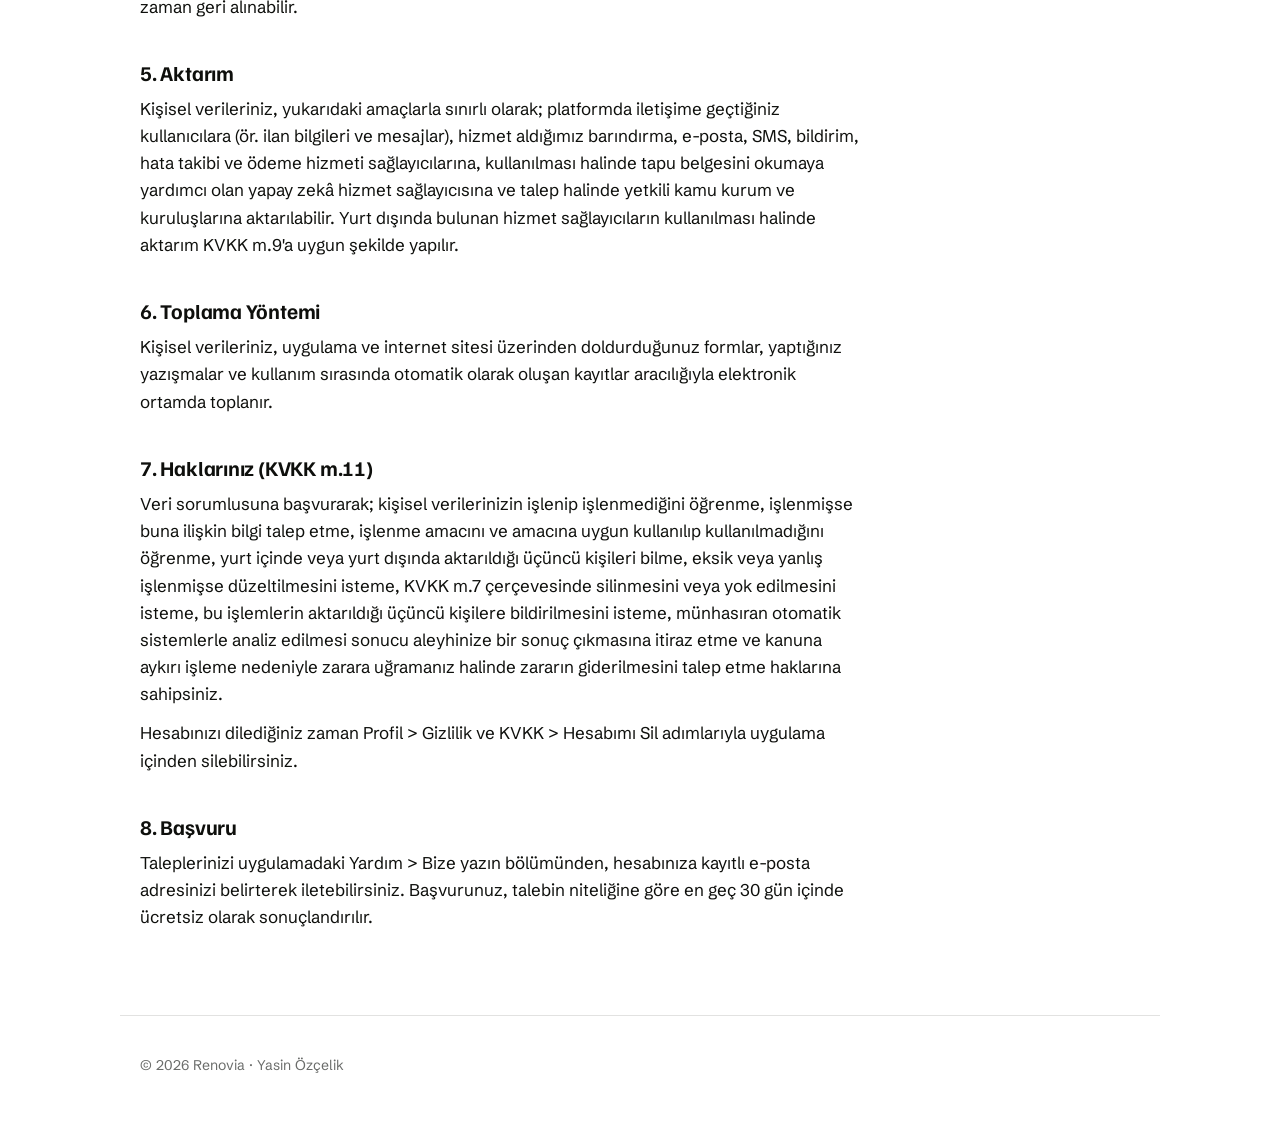
<file: kvkk.html>
<!doctype html>
<html lang="tr">
<head>
<meta charset="utf-8">
<meta name="viewport" content="width=device-width, initial-scale=1">
<title>KVKK Aydınlatma Metni · Renovia</title>
<meta name="description" content="6698 sayılı KVKK kapsamında Renovia aydınlatma metni.">
<link rel="icon" href="favicon.svg" type="image/svg+xml">
<link rel="apple-touch-icon" href="apple-touch-icon.png">
<link rel="preconnect" href="https://fonts.googleapis.com">
<link rel="preconnect" href="https://fonts.gstatic.com" crossorigin>
<link href="https://fonts.googleapis.com/css2?family=Familjen+Grotesk:wght@600;700&family=Schibsted+Grotesk:wght@400;500;600&display=swap" rel="stylesheet">
<link rel="stylesheet" href="style.css">
</head>
<body>
<header class="top">
  <a class="brand" href="index.html">Renovia</a>
  <nav><a href="gizlilik.html">Gizlilik</a><a href="kvkk.html" aria-current="page">KVKK</a><a href="kosullar.html">Koşullar</a><a href="hesap-silme.html">Hesap silme</a><a href="destek.html">Destek</a></nav>
</header>
<main>

<article class="doc">
  <p class="eyebrow">Son güncelleme: 15 Ekim 2026 · Sürüm 2026-10-v2</p>
  <h1>KVKK Aydınlatma Metni</h1>
  <p class="lead">6698 sayılı Kişisel Verilerin Korunması Kanunu (&quot;KVKK&quot;) uyarınca, Renovia uygulamasını kullanırken işlenen kişisel verileriniz hakkında sizi bilgilendirmek isteriz.</p>
  <details class="toc"><summary>İçindekiler</summary><ol><li><a href="#b1">Veri Sorumlusu</a></li><li><a href="#b2">İşlenen Kişisel Veriler</a></li><li><a href="#b3">İşleme Amaçları</a></li><li><a href="#b4">Hukuki Sebepler</a></li><li><a href="#b5">Aktarım</a></li><li><a href="#b6">Toplama Yöntemi</a></li><li><a href="#b7">Haklarınız (KVKK m.11)</a></li><li><a href="#b8">Başvuru</a></li></ol></details>
  <section id="b1"><h2>1. Veri Sorumlusu</h2><p>Renovia uygulamasını geliştiren ve işleten Yasin Özçelik (&quot;Renovia&quot;), kişisel verileriniz bakımından veri sorumlusudur. Renovia henüz bir şirket olarak kurulmamıştır; kuruluş tamamlandığında bu metin şirket bilgileriyle güncellenecektir.</p></section>
<section id="b2"><h2>2. İşlenen Kişisel Veriler</h2><ul><li>Kimlik: ad, soyad</li><li>İletişim: e-posta adresi, telefon numarası</li><li>Gayrimenkul bilgileri: bina adresi, ilçe/şehir, kat ve daire sayısı, yapım yılı, deprem riski bilgisi, bina fotoğrafları</li><li>Tapu bilgileri: tapu türü, ada, parsel, bağımsız bölüm, arsa payı, yüzölçümü, tapudaki malik adı ve hisse, isteğe bağlı e-Devlet barkod numarası ve tapu fotoğrafı veya PDF'i</li><li>Müteahhitler için firma bilgileri: firma unvanı, vergi numarası, yetki belgesi, şehir</li><li>Mesaj içerikleri: platform üzerinden yapılan yazışmalar, gönderilen fotoğraf ve PDF ekleri, paylaşılan adresler ve toplantı önerileri</li><li>Müteahhit ofis bilgileri: ofis adresi, çalışma saatleri ve telefon (müteahhidin kendi girdiği)</li><li>İşlem güvenliği: IP adresi, cihaz/tarayıcı bilgisi, oturum ve işlem kayıtları, bildirim için cihaz anahtarı</li><li>Pazarlama (sadece açık rızanız varsa): kampanya ve bilgilendirme tercihleri</li></ul></section>
<section id="b3"><h2>3. İşleme Amaçları</h2><ul><li>Üyelik hesabınızın oluşturulması ve yönetilmesi</li><li>Ev sahipleri ile müteahhitlerin eşleştirilmesi, ilanların yayınlanması</li><li>Taraflar arasında mesajlaşmanın sağlanması</li><li>Bina adresinin, ev sahibinin onayıyla (bir müteahhide cevap vermesiyle) ilgili müteahhitle paylaşılması</li><li>İlan sahibinin malikliğinin tapu bilgileriyle doğrulanması ve sahte ilanların önlenmesi</li><li>Bilgi güvenliğinin sağlanması, kötüye kullanımın önlenmesi</li><li>Hukuki yükümlülüklerin yerine getirilmesi ve yetkili kurumlara bilgi verilmesi</li><li>Açık rızanız varsa kampanya, duyuru ve bilgilendirme iletileri gönderilmesi</li></ul></section>
<section id="b4"><h2>4. Hukuki Sebepler</h2><p>Kişisel verileriniz KVKK m.5/2 kapsamında; bir sözleşmenin kurulması veya ifasıyla doğrudan ilgili olması (üyelik ve platform hizmetleri), veri sorumlusunun hukuki yükümlülüğünü yerine getirmesi ve temel hak ve özgürlüklerinize zarar vermemek kaydıyla meşru menfaatimiz (güvenlik, hizmetin iyileştirilmesi) hukuki sebeplerine dayanılarak işlenir. Pazarlama amaçlı işleme ise yalnızca KVKK m.5/1 uyarınca açık rızanıza dayanır ve dilediğiniz zaman geri alınabilir.</p></section>
<section id="b5"><h2>5. Aktarım</h2><p>Kişisel verileriniz, yukarıdaki amaçlarla sınırlı olarak; platformda iletişime geçtiğiniz kullanıcılara (ör. ilan bilgileri ve mesajlar), hizmet aldığımız barındırma, e-posta, SMS, bildirim, hata takibi ve ödeme hizmeti sağlayıcılarına, kullanılması halinde tapu belgesini okumaya yardımcı olan yapay zekâ hizmet sağlayıcısına ve talep halinde yetkili kamu kurum ve kuruluşlarına aktarılabilir. Yurt dışında bulunan hizmet sağlayıcıların kullanılması halinde aktarım KVKK m.9'a uygun şekilde yapılır.</p></section>
<section id="b6"><h2>6. Toplama Yöntemi</h2><p>Kişisel verileriniz, uygulama ve internet sitesi üzerinden doldurduğunuz formlar, yaptığınız yazışmalar ve kullanım sırasında otomatik olarak oluşan kayıtlar aracılığıyla elektronik ortamda toplanır.</p></section>
<section id="b7"><h2>7. Haklarınız (KVKK m.11)</h2><p>Veri sorumlusuna başvurarak; kişisel verilerinizin işlenip işlenmediğini öğrenme, işlenmişse buna ilişkin bilgi talep etme, işlenme amacını ve amacına uygun kullanılıp kullanılmadığını öğrenme, yurt içinde veya yurt dışında aktarıldığı üçüncü kişileri bilme, eksik veya yanlış işlenmişse düzeltilmesini isteme, KVKK m.7 çerçevesinde silinmesini veya yok edilmesini isteme, bu işlemlerin aktarıldığı üçüncü kişilere bildirilmesini isteme, münhasıran otomatik sistemlerle analiz edilmesi sonucu aleyhinize bir sonuç çıkmasına itiraz etme ve kanuna aykırı işleme nedeniyle zarara uğramanız halinde zararın giderilmesini talep etme haklarına sahipsiniz.</p><p>Hesabınızı dilediğiniz zaman Profil &gt; Gizlilik ve KVKK &gt; Hesabımı Sil adımlarıyla uygulama içinden silebilirsiniz.</p></section>
<section id="b8"><h2>8. Başvuru</h2><p>Taleplerinizi uygulamadaki Yardım &gt; Bize yazın bölümünden, hesabınıza kayıtlı e-posta adresinizi belirterek iletebilirsiniz. Başvurunuz, talebin niteliğine göre en geç 30 gün içinde ücretsiz olarak sonuçlandırılır.</p></section>
</article>
</main>
<footer>
  <p>© 2026 Renovia · Yasin Özçelik</p>
</footer>
</body>
</html>
</file>
<file: style.css>
/* Renovia sitesi: uygulamayla aynı palet (Wise) ve yazı tipleri */
:root {
  --bg: #ffffff; --text: #0e0f0c; --muted: #454745; --tertiary: #6a6c6a; --border: #e2e2e1; --subtle: #edefeb;
  --primary: #163300; --tint: #e2f6d5; --cta: #9fe870; --link: #163300;
  color-scheme: light;
}
@media (prefers-color-scheme: dark) {
  :root:not([data-theme="light"]) {
    --bg: #0f120d; --text: #eef0ea; --muted: #c4c7c0; --tertiary: #959891; --border: #2a2e27; --subtle: #1b1f18;
    --primary: #9fe870; --tint: #1f3313; --link: #9fe870;
    color-scheme: dark;
  }
}
:root[data-theme="dark"] {
  --bg: #0f120d; --text: #eef0ea; --muted: #c4c7c0; --tertiary: #959891; --border: #2a2e27; --subtle: #1b1f18;
  --primary: #9fe870; --tint: #1f3313; --link: #9fe870;
  color-scheme: dark;
}
* { box-sizing: border-box; }
html { -webkit-text-size-adjust: 100%; }
body {
  margin: 0; background: var(--bg); color: var(--text);
  font: 400 17px/1.6 "Schibsted Grotesk", -apple-system, "Segoe UI", sans-serif;
}
a { color: var(--link); text-underline-offset: 3px; }
h1, h2, h3 { font-family: "Familjen Grotesk", "Schibsted Grotesk", sans-serif; letter-spacing: -0.01em; line-height: 1.2; }

.top {
  display: flex; align-items: center; justify-content: space-between; gap: 12px 24px; flex-wrap: wrap;
  max-width: 1040px; margin: 0 auto; padding: 18px 20px; border-bottom: 1px solid var(--border);
}
.brand { display: inline-flex; align-items: center; gap: 10px; text-decoration: none; color: var(--primary);
  font: 700 22px/1 "Familjen Grotesk", sans-serif; }
.brand .mark { height: 26px; width: auto; }
.top nav { display: flex; gap: 4px 18px; flex-wrap: wrap; }
.top nav a { color: var(--muted); text-decoration: none; font-weight: 500; font-size: 15px; padding: 4px 0; }
.top nav a:hover { color: var(--text); }
.top nav a[aria-current="page"] { color: var(--text); box-shadow: inset 0 -2px 0 var(--cta); }

main { max-width: 1040px; margin: 0 auto; padding: 0 20px; }

.hero { padding: 72px 0 40px; max-width: 720px; }
.hero-mark { color: var(--primary); }
.hero-mark .mark { height: 64px; width: auto; }
.hero h1 { font-size: clamp(34px, 6vw, 52px); margin: 28px 0 18px; }
.lead { font-size: 19px; color: var(--muted); margin: 0 0 20px; }
.soon { display: inline-block; margin: 8px 0 0; padding: 6px 12px; border-radius: 8px; background: var(--tint);
  color: var(--primary); font-weight: 600; font-size: 15px; }

.links { display: grid; grid-template-columns: repeat(auto-fill, minmax(190px, 1fr)); gap: 10px; padding: 8px 0 72px; }
.link-card { display: flex; justify-content: space-between; align-items: center; padding: 16px 18px; border: 1px solid var(--border);
  border-radius: 10px; text-decoration: none; color: var(--text); font-weight: 600; }
.link-card:hover { border-color: var(--primary); }
.link-card span { color: var(--tertiary); }

.doc { max-width: 720px; padding: 48px 0 72px; }
.doc h1 { font-size: clamp(30px, 5vw, 42px); margin: 6px 0 16px; }
.doc h2 { font-size: 21px; margin: 40px 0 10px; scroll-margin-top: 16px; }
.doc h3 { font-size: 17px; margin: 24px 0 6px; }
.doc p, .doc li { color: var(--text); }
.doc p { margin: 0 0 12px; }
.doc ul, .doc ol { padding-left: 22px; margin: 0 0 12px; }
.doc li { margin-bottom: 6px; }
.eyebrow { color: var(--tertiary); font-size: 14px; margin: 0; }
.toc { border: 1px solid var(--border); border-radius: 10px; padding: 12px 16px; margin: 24px 0 8px; }
.toc summary { cursor: pointer; font-weight: 600; }
.toc ol { margin: 12px 0 4px; }
.toc a { color: var(--muted); }
.steps li::marker { font-weight: 700; color: var(--primary); }

footer { max-width: 1040px; margin: 0 auto; padding: 24px 20px 40px; border-top: 1px solid var(--border);
  color: var(--tertiary); font-size: 14px; }
footer a { color: var(--tertiary); }

@media (max-width: 560px) {
  body { font-size: 16px; }
  .hero { padding-top: 44px; }
  .lead { font-size: 17px; }
}

/* Bağlantı sayfaları (davet, ilan, firma) */
.button { display: inline-block; padding: 13px 22px; border-radius: 10px; background: var(--cta); color: #163300;
  font-weight: 700; text-decoration: none; }
.button[hidden] { display: none; }
.handoff .meta { color: var(--muted); }
</file>
